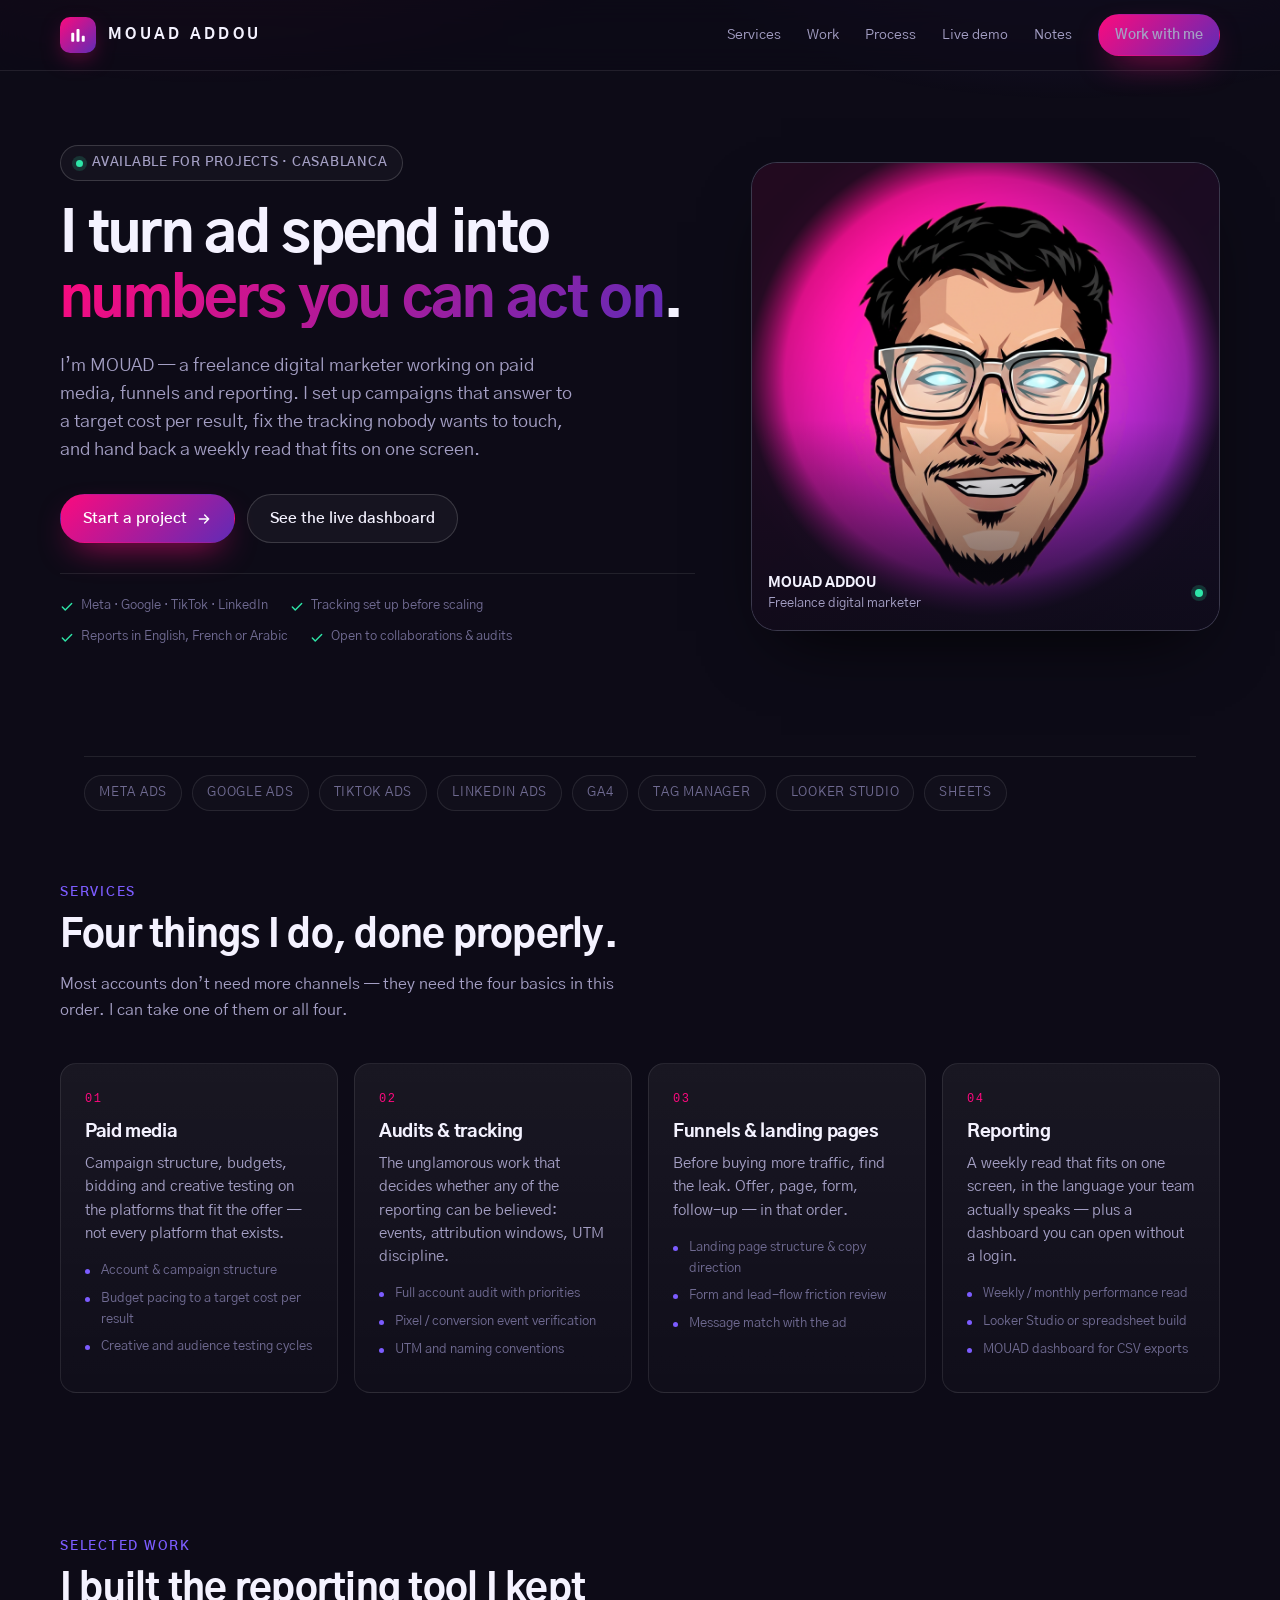
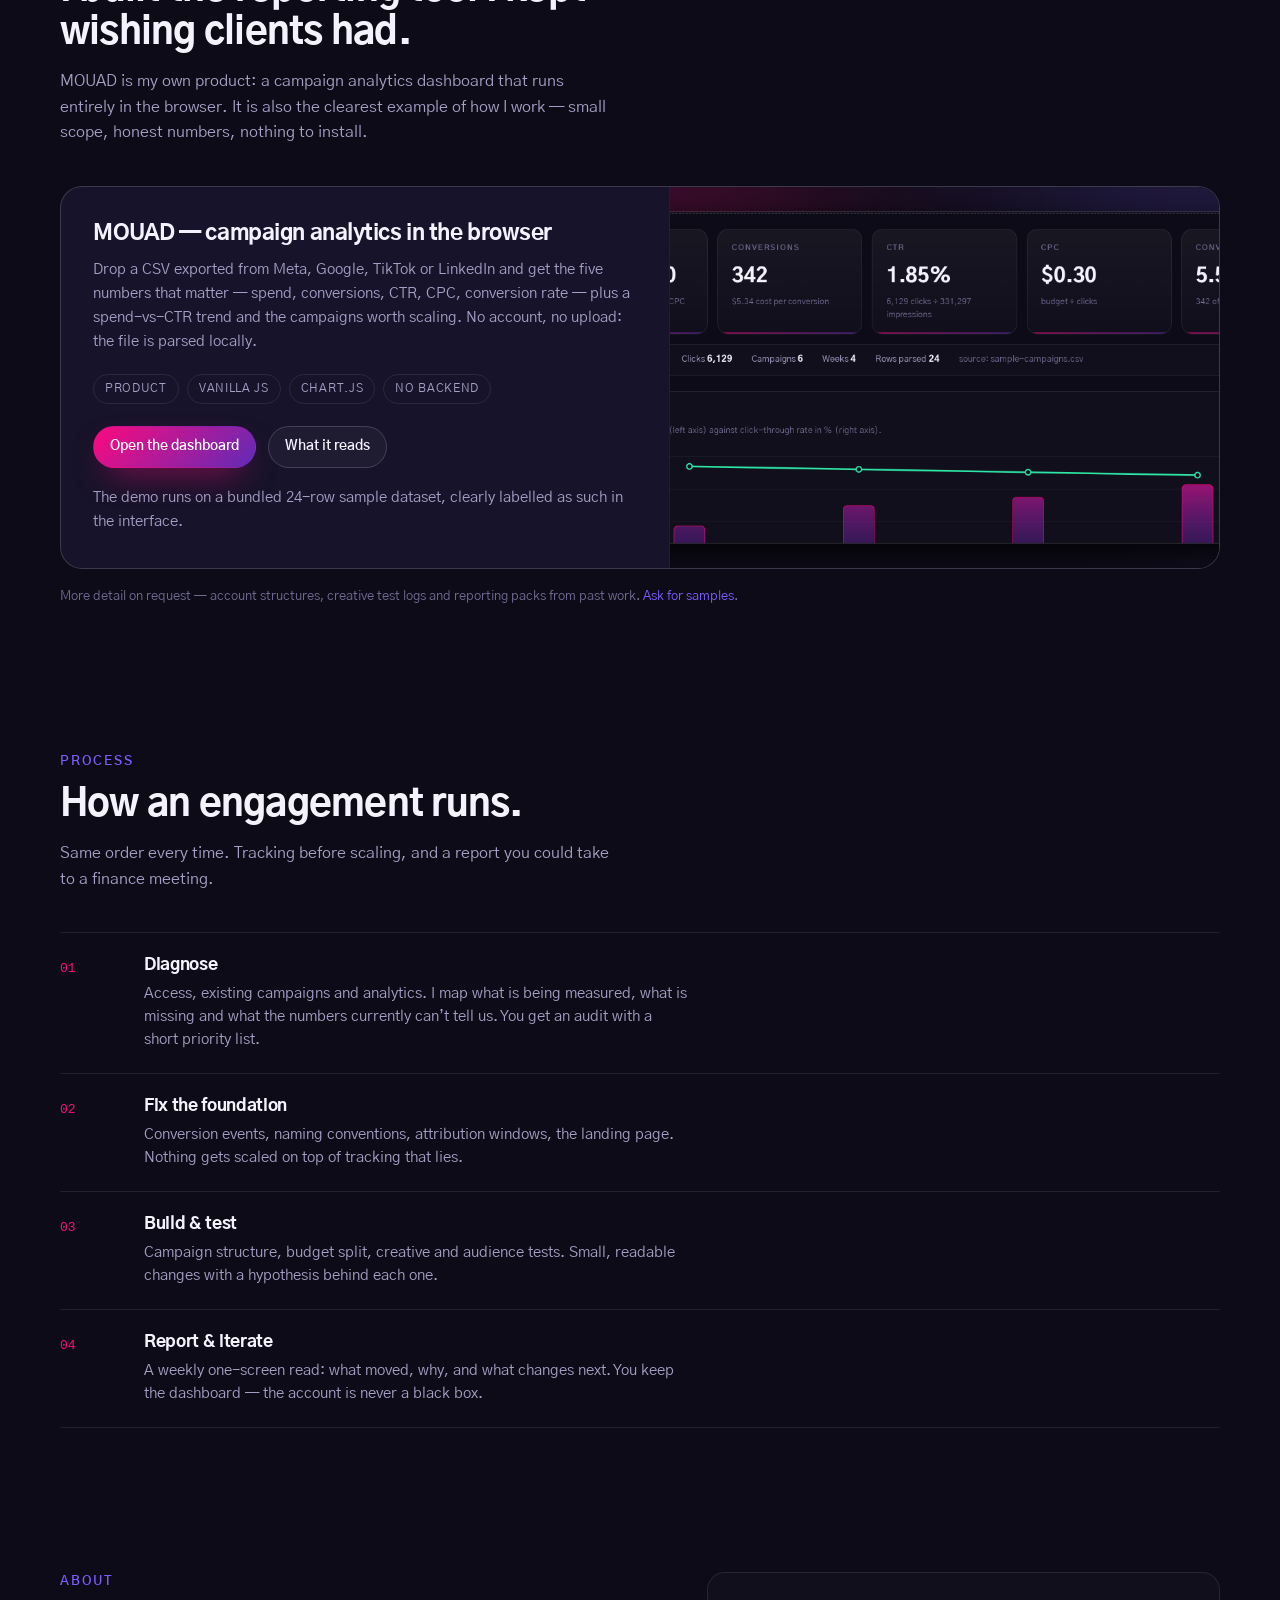
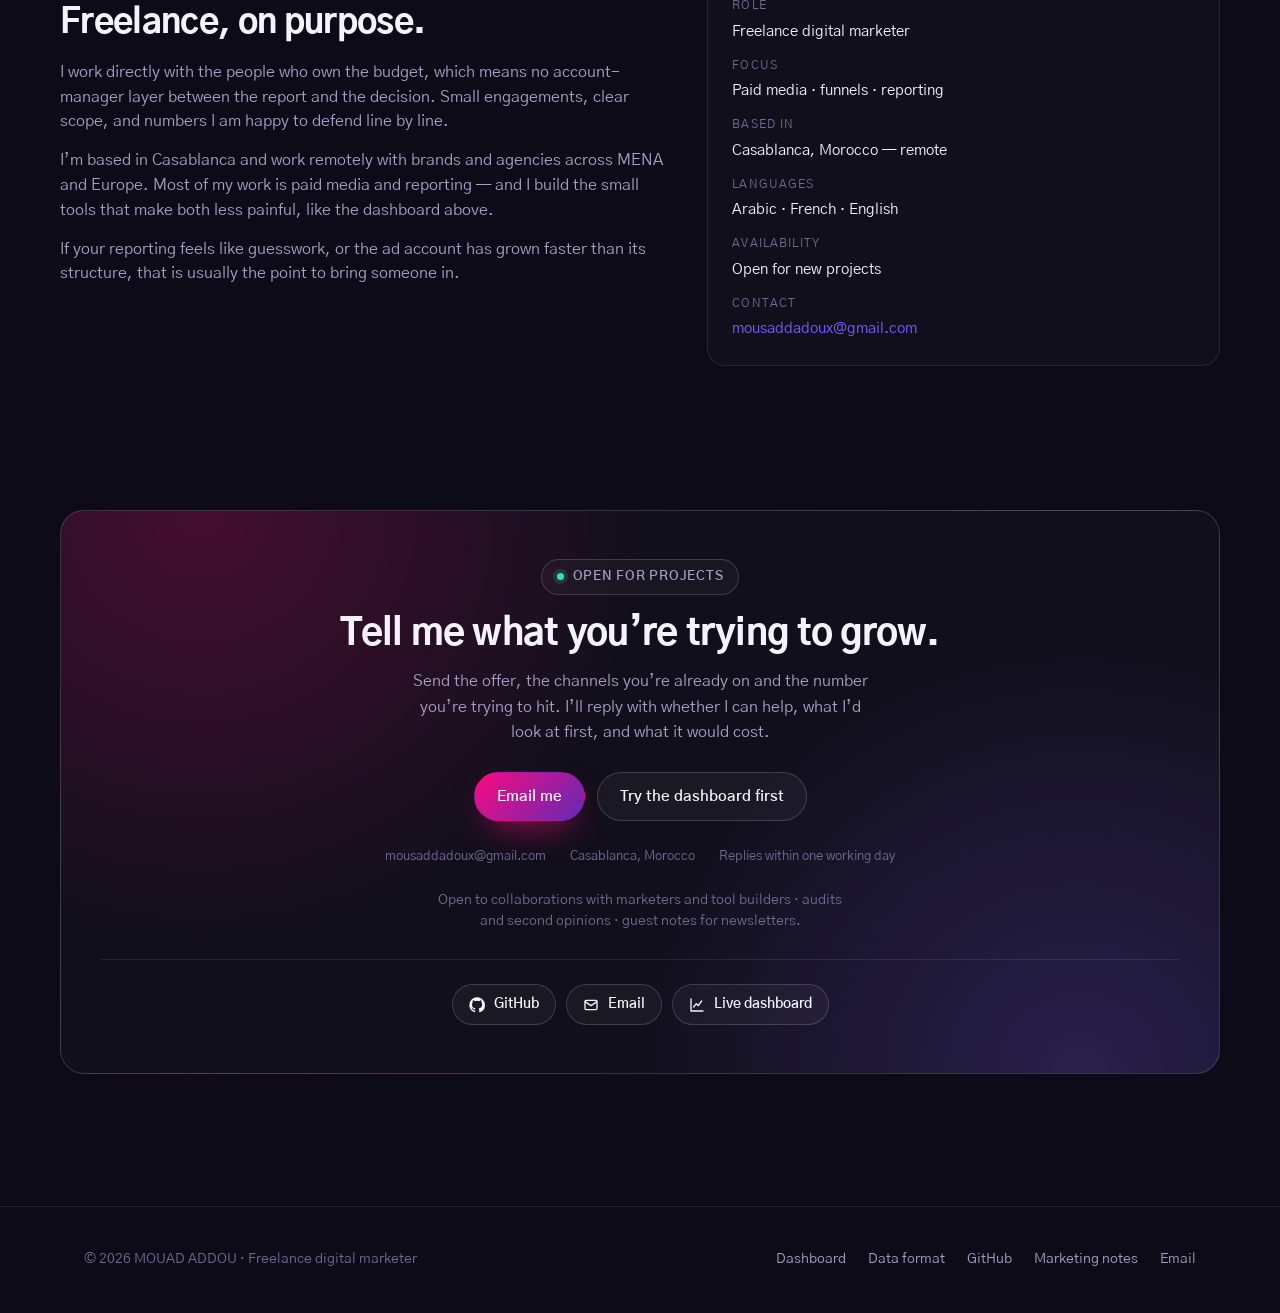
<file: index.html>
<!DOCTYPE html>
<html lang="en">
<head>
<meta charset="utf-8">
<meta name="viewport" content="width=device-width, initial-scale=1">
<title>MOUAD ADDOU — Freelance digital marketer · paid media & performance</title>
<meta name="keywords" content="freelance digital marketer, paid media, Google Ads, Meta Ads, TikTok Ads, LinkedIn Ads, performance marketing, conversion tracking, marketing analytics, Looker Studio, Casablanca, Morocco">
<meta name="author" content="MOUAD ADDOU">
<meta name="robots" content="index, follow">
<link rel="canonical" href="https://mouadaddoux-cpu.github.io/mouad-analytics/">
<meta name="description" content="Freelance digital marketer in Casablanca. Paid media on Meta, Google, TikTok and LinkedIn — plus the tracking and reporting that make the numbers trustworthy.">
<meta name="theme-color" content="#0d0b17">
<meta property="og:title" content="MOUAD ADDOU — Freelance digital marketer">
<meta property="og:description" content="Paid media, funnels and reporting. I turn ad spend into numbers you can act on.">
<meta property="og:type" content="website">
<meta property="og:image" content="assets/og.png">
<meta property="og:url" content="https://mouadaddoux-cpu.github.io/mouad-analytics/">
<meta name="twitter:card" content="summary_large_image">
<link rel="icon" href="assets/favicon.svg" type="image/svg+xml">
<link rel="stylesheet" href="css/styles.css">
<link rel="stylesheet" href="css/portfolio.css">
<script type="application/ld+json">
{
  "@context": "https://schema.org",
  "@type": "Person",
  "name": "MOUAD ADDOU",
  "jobTitle": "Freelance digital marketer",
  "email": "mailto:mousaddadoux@gmail.com",
  "url": "https://mouadaddoux-cpu.github.io/mouad-analytics/",
  "address": { "@type": "PostalAddress", "addressLocality": "Casablanca", "addressCountry": "MA" },
  "knowsAbout": ["paid media", "performance marketing", "Google Ads", "Meta Ads", "conversion tracking", "marketing reporting"]
}
</script>
</head>
<body>

<header class="nav">
  <div class="wrap nav-inner">
    <a class="logo" href="index.html" aria-label="MOUAD ADDOU — home">
      <span class="logo-mark" aria-hidden="true">
        <svg viewBox="0 0 24 24" fill="none"><g fill="#fff"><rect x="3" y="9" width="4" height="12" rx="1.2"/><rect x="10" y="4" width="4" height="17" rx="1.2"/><rect x="17" y="13" width="4" height="8" rx="1.2"/></g></svg>
      </span>
      <span class="logo-word">Mouad Addou</span>
    </a>
    <nav class="nav-links" aria-label="Main">
      <a href="#services">Services</a>
      <a href="#work">Work</a>
      <a href="#process">Process</a>
      <a href="dashboard.html">Live demo</a>
      <a href="https://github.com/mouadaddoux-cpu/marketing-notes">Notes</a>
      <a href="#contact" class="btn btn-primary btn-sm">Work with me</a>
    </nav>
  </div>
</header>

<main>

  <!-- ===================== hero ===================== -->
  <section class="wrap p-hero">
    <div>
      <span class="eyebrow"><i class="dot"></i>Available for projects · Casablanca</span>
      <h1>I turn ad spend into <span class="grad">numbers you can act on</span>.</h1>
      <p class="lede">
        I’m MOUAD — a freelance digital marketer working on paid media, funnels and reporting.
        I set up campaigns that answer to a target cost per result, fix the tracking nobody wants
        to touch, and hand back a weekly read that fits on one screen.
      </p>
      <div class="p-cta">
        <a class="btn btn-primary" href="mailto:mousaddadoux@gmail.com?subject=Project%20enquiry">
          Start a project
          <svg width="16" height="16" viewBox="0 0 24 24" fill="none" stroke="currentColor" stroke-width="2.2" stroke-linecap="round" stroke-linejoin="round" aria-hidden="true"><path d="M5 12h14M13 6l6 6-6 6"/></svg>
        </a>
        <a class="btn btn-ghost" href="dashboard.html">See the live dashboard</a>
      </div>
      <div class="p-facts">
        <span><svg viewBox="0 0 24 24" fill="none" stroke="currentColor" stroke-width="2.4" stroke-linecap="round" stroke-linejoin="round"><path d="M20 6 9 17l-5-5"/></svg>Meta · Google · TikTok · LinkedIn</span>
        <span><svg viewBox="0 0 24 24" fill="none" stroke="currentColor" stroke-width="2.4" stroke-linecap="round" stroke-linejoin="round"><path d="M20 6 9 17l-5-5"/></svg>Tracking set up before scaling</span>
        <span><svg viewBox="0 0 24 24" fill="none" stroke="currentColor" stroke-width="2.4" stroke-linecap="round" stroke-linejoin="round"><path d="M20 6 9 17l-5-5"/></svg>Reports in English, French or Arabic</span>
        <span><svg viewBox="0 0 24 24" fill="none" stroke="currentColor" stroke-width="2.4" stroke-linecap="round" stroke-linejoin="round"><path d="M20 6 9 17l-5-5"/></svg>Open to collaborations &amp; audits</span>
      </div>
    </div>

    <div class="p-portrait">
      <img src="assets/portrait.png" width="1024" height="1024" alt="Illustrated portrait of MOUAD ADDOU">
      <div class="p-portrait-tag">
        <div>
          <b>MOUAD ADDOU</b>
          <span>Freelance digital marketer</span>
        </div>
        <span class="dot-live" aria-hidden="true"></span>
      </div>
    </div>
  </section>

  <div class="wrap">
    <div class="channels" aria-label="Channels I work with">
      <span>Meta Ads</span>
      <span>Google Ads</span>
      <span>TikTok Ads</span>
      <span>LinkedIn Ads</span>
      <span>GA4</span>
      <span>Tag Manager</span>
      <span>Looker Studio</span>
      <span>Sheets</span>
    </div>
  </div>

  <!-- ===================== services ===================== -->
  <section class="wrap section" id="services">
    <div class="section-head">
      <span class="kicker">Services</span>
      <h2>Four things I do, done properly.</h2>
      <p>Most accounts don’t need more channels — they need the four basics in this order. I can take one of them or all four.</p>
    </div>

    <div class="svc">
      <article class="svc-card">
        <div class="svc-num">01</div>
        <h3>Paid media</h3>
        <p>Campaign structure, budgets, bidding and creative testing on the platforms that fit the offer — not every platform that exists.</p>
        <ul class="svc-list">
          <li>Account &amp; campaign structure</li>
          <li>Budget pacing to a target cost per result</li>
          <li>Creative and audience testing cycles</li>
        </ul>
      </article>

      <article class="svc-card">
        <div class="svc-num">02</div>
        <h3>Audits &amp; tracking</h3>
        <p>The unglamorous work that decides whether any of the reporting can be believed: events, attribution windows, UTM discipline.</p>
        <ul class="svc-list">
          <li>Full account audit with priorities</li>
          <li>Pixel / conversion event verification</li>
          <li>UTM and naming conventions</li>
        </ul>
      </article>

      <article class="svc-card">
        <div class="svc-num">03</div>
        <h3>Funnels &amp; landing pages</h3>
        <p>Before buying more traffic, find the leak. Offer, page, form, follow-up — in that order.</p>
        <ul class="svc-list">
          <li>Landing page structure &amp; copy direction</li>
          <li>Form and lead-flow friction review</li>
          <li>Message match with the ad</li>
        </ul>
      </article>

      <article class="svc-card">
        <div class="svc-num">04</div>
        <h3>Reporting</h3>
        <p>A weekly read that fits on one screen, in the language your team actually speaks — plus a dashboard you can open without a login.</p>
        <ul class="svc-list">
          <li>Weekly / monthly performance read</li>
          <li>Looker Studio or spreadsheet build</li>
          <li>MOUAD dashboard for CSV exports</li>
        </ul>
      </article>
    </div>
  </section>

  <!-- ===================== work ===================== -->
  <section class="wrap section" id="work">
    <div class="section-head">
      <span class="kicker">Selected work</span>
      <h2>I built the reporting tool I kept wishing clients had.</h2>
      <p>MOUAD is my own product: a campaign analytics dashboard that runs entirely in the browser. It is also the clearest example of how I work — small scope, honest numbers, nothing to install.</p>
    </div>

    <article class="work-card">
      <div class="work-body">
        <h3>MOUAD — campaign analytics in the browser</h3>
        <p>
          Drop a CSV exported from Meta, Google, TikTok or LinkedIn and get the five numbers that
          matter — spend, conversions, CTR, CPC, conversion rate — plus a spend-vs-CTR trend and the
          campaigns worth scaling. No account, no upload: the file is parsed locally.
        </p>
        <div class="work-meta">
          <span>Product</span>
          <span>Vanilla JS</span>
          <span>Chart.js</span>
          <span>No backend</span>
        </div>
        <div class="work-links">
          <a class="btn btn-primary btn-sm" href="dashboard.html">Open the dashboard</a>
          <a class="btn btn-ghost btn-sm" href="docs/data-format.html">What it reads</a>
        </div>
        <p class="note-inline">
          The demo runs on a bundled 24-row sample dataset, clearly labelled as such in the interface.
        </p>
      </div>
      <div class="work-shot">
        <img src="assets/screenshot-dashboard.png" width="1280" height="760" alt="MOUAD dashboard: KPI cards, spend versus CTR trend and a campaign table with flagged winners">
      </div>
    </article>

    <p class="note-inline">
      More detail on request — account structures, creative test logs and reporting packs from past work.
      <a href="mailto:mousaddadoux@gmail.com?subject=Work%20samples" style="color:var(--accent)">Ask for samples</a>.
    </p>
  </section>

  <!-- ===================== process ===================== -->
  <section class="wrap section" id="process">
    <div class="section-head">
      <span class="kicker">Process</span>
      <h2>How an engagement runs.</h2>
      <p>Same order every time. Tracking before scaling, and a report you could take to a finance meeting.</p>
    </div>

    <div class="process">
      <div class="process-step">
        <div>
          <h3>Diagnose</h3>
          <p>Access, existing campaigns and analytics. I map what is being measured, what is missing and what the numbers currently can’t tell us. You get an audit with a short priority list.</p>
        </div>
      </div>
      <div class="process-step">
        <div>
          <h3>Fix the foundation</h3>
          <p>Conversion events, naming conventions, attribution windows, the landing page. Nothing gets scaled on top of tracking that lies.</p>
        </div>
      </div>
      <div class="process-step">
        <div>
          <h3>Build &amp; test</h3>
          <p>Campaign structure, budget split, creative and audience tests. Small, readable changes with a hypothesis behind each one.</p>
        </div>
      </div>
      <div class="process-step">
        <div>
          <h3>Report &amp; iterate</h3>
          <p>A weekly one-screen read: what moved, why, and what changes next. You keep the dashboard — the account is never a black box.</p>
        </div>
      </div>
    </div>
  </section>

  <!-- ===================== about ===================== -->
  <section class="wrap section" id="about">
    <div class="about-grid">
      <div>
        <span class="kicker">About</span>
        <h2 style="font-size:clamp(1.5rem,3.2vw,2.1rem);margin-bottom:18px">Freelance, on purpose.</h2>
        <p>
          I work directly with the people who own the budget, which means no account-manager layer
          between the report and the decision. Small engagements, clear scope, and numbers I am happy
          to defend line by line.
        </p>
        <p>
          I’m based in Casablanca and work remotely with brands and agencies across MENA and Europe.
          Most of my work is paid media and reporting — and I build the small tools that make both
          less painful, like the dashboard above.
        </p>
        <p>
          If your reporting feels like guesswork, or the ad account has grown faster than its
          structure, that is usually the point to bring someone in.
        </p>
      </div>

      <aside class="about-card">
        <dl>
          <div>
            <dt>Role</dt>
            <dd>Freelance digital marketer</dd>
          </div>
          <div>
            <dt>Focus</dt>
            <dd>Paid media · funnels · reporting</dd>
          </div>
          <div>
            <dt>Based in</dt>
            <dd>Casablanca, Morocco — remote</dd>
          </div>
          <div>
            <dt>Languages</dt>
            <dd>Arabic · French · English</dd>
          </div>
          <div>
            <dt>Availability</dt>
            <dd>Open for new projects</dd>
          </div>
          <div>
            <dt>Contact</dt>
            <dd><a href="mailto:mousaddadoux@gmail.com">mousaddadoux@gmail.com</a></dd>
          </div>
        </dl>
      </aside>
    </div>
  </section>

  <!-- ===================== contact ===================== -->
  <section class="wrap section" id="contact">
    <div class="contact">
      <span class="eyebrow" style="margin-bottom:18px"><i class="dot"></i>Open for projects</span>
      <h2>Tell me what you’re trying to grow.</h2>
      <p>
        Send the offer, the channels you’re already on and the number you’re trying to hit.
        I’ll reply with whether I can help, what I’d look at first, and what it would cost.
      </p>
      <div class="contact-actions">
        <a class="btn btn-primary" href="mailto:mousaddadoux@gmail.com?subject=Project%20enquiry">Email me</a>
        <a class="btn btn-ghost" href="dashboard.html">Try the dashboard first</a>
      </div>
      <div class="contact-meta">
        <span>mousaddadoux@gmail.com</span>
        <span>Casablanca, Morocco</span>
        <span>Replies within one working day</span>
      </div>

      <p style="margin-top:22px;color:var(--dim);font-size:13.5px">
        Open to collaborations with marketers and tool builders · audits and second opinions ·
        guest notes for newsletters.
      </p>

      <div class="connect" aria-label="Find me elsewhere">
        <a class="connect-link" href="https://github.com/mouadaddoux-cpu" rel="me">
          <svg viewBox="0 0 24 24" fill="currentColor" aria-hidden="true"><path d="M12 .5A11.5 11.5 0 0 0 .5 12c0 5.1 3.3 9.4 7.9 10.9.6.1.8-.2.8-.6v-2.2c-3.2.7-3.9-1.4-3.9-1.4-.5-1.3-1.3-1.7-1.3-1.7-1-.7.1-.7.1-.7 1.1.1 1.7 1.1 1.7 1.1 1 1.7 2.6 1.2 3.3.9.1-.7.4-1.2.7-1.5-2.6-.3-5.3-1.3-5.3-5.7 0-1.3.5-2.3 1.2-3.1-.1-.3-.5-1.5.1-3 0 0 1-.3 3.3 1.2a11.5 11.5 0 0 1 6 0c2.3-1.5 3.3-1.2 3.3-1.2.6 1.5.2 2.7.1 3 .8.8 1.2 1.8 1.2 3.1 0 4.4-2.7 5.4-5.3 5.7.4.4.8 1.1.8 2.2v3.3c0 .4.2.7.8.6A11.5 11.5 0 0 0 24 12A11.5 11.5 0 0 0 12 .5z"/></svg>
          GitHub
        </a>
        <a class="connect-link" href="mailto:mousaddadoux@gmail.com">
          <svg viewBox="0 0 24 24" fill="none" stroke="currentColor" stroke-width="2" stroke-linecap="round" stroke-linejoin="round" aria-hidden="true"><rect x="3" y="5" width="18" height="14" rx="2"/><path d="m3 7 9 6 9-6"/></svg>
          Email
        </a>
        <a class="connect-link" href="dashboard.html">
          <svg viewBox="0 0 24 24" fill="none" stroke="currentColor" stroke-width="2" stroke-linecap="round" stroke-linejoin="round" aria-hidden="true"><path d="M3 3v18h18"/><path d="M7 15l4-5 3 3 5-7"/></svg>
          Live dashboard
        </a>
      </div>
    </div>
  </section>

</main>

<footer class="footer">
  <div class="wrap footer-inner">
    <span>© <span id="year">2026</span> MOUAD ADDOU · Freelance digital marketer</span>
    <nav class="footer-links" aria-label="Footer">
      <a href="dashboard.html">Dashboard</a>
      <a href="docs/data-format.html">Data format</a>
      <a href="https://github.com/mouadaddoux-cpu">GitHub</a>
      <a href="https://github.com/mouadaddoux-cpu/marketing-notes">Marketing notes</a>
      <a href="mailto:mousaddadoux@gmail.com">Email</a>
    </nav>
  </div>
</footer>

<script>
  document.getElementById('year').textContent = new Date().getFullYear();
  // smooth anchor offset for the sticky header
  document.querySelectorAll('a[href^="#"]').forEach(function (a) {
    a.addEventListener('click', function (e) {
      var el = document.querySelector(a.getAttribute('href'));
      if (!el) return;
      e.preventDefault();
      var y = el.getBoundingClientRect().top + window.scrollY - 74;
      window.scrollTo({ top: y, behavior: 'smooth' });
    });
  });
</script>
</body>
</html>
</file>
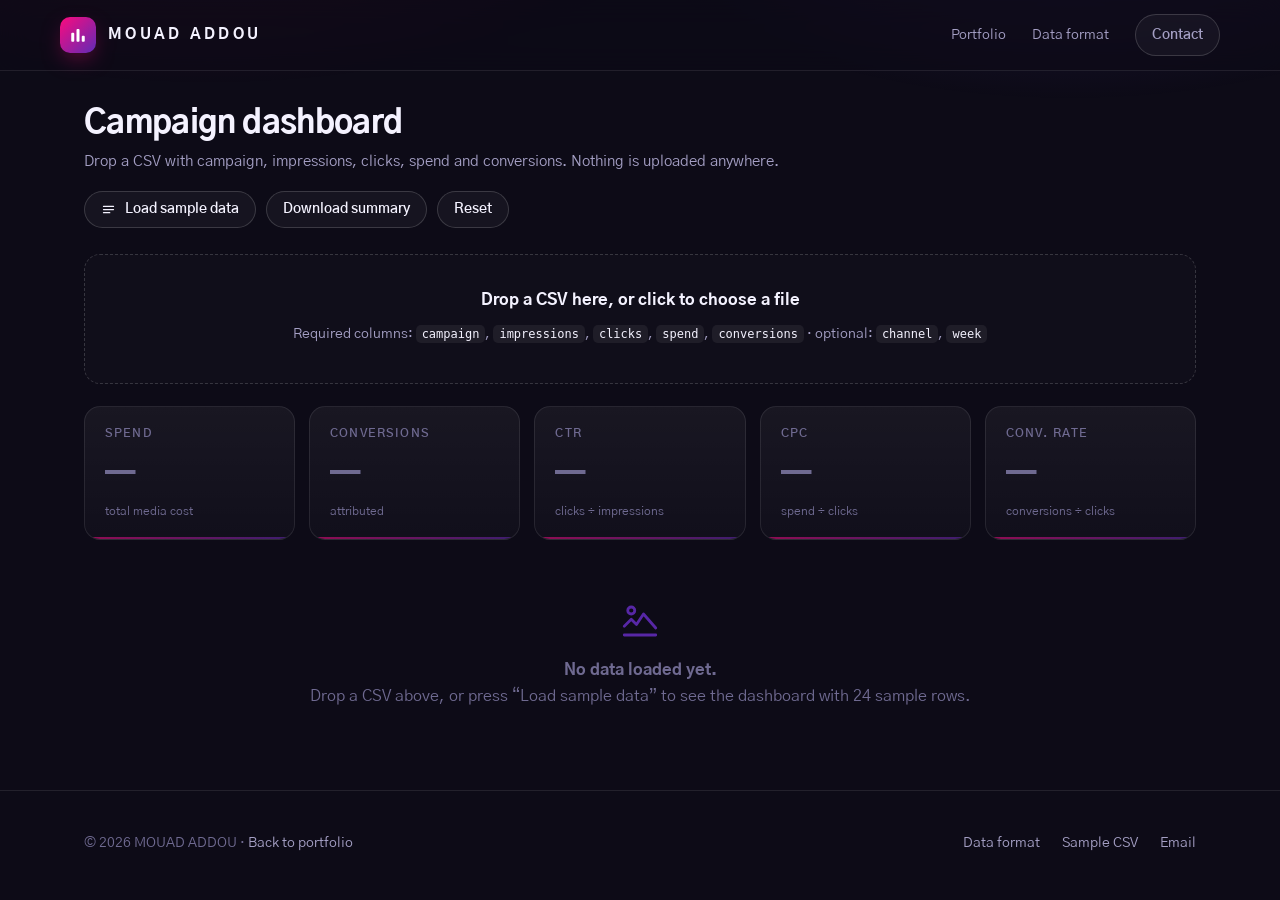
<file: dashboard.html>
<!DOCTYPE html>
<html lang="en">
<head>
<meta charset="utf-8">
<meta name="viewport" content="width=device-width, initial-scale=1">
<title>Dashboard — MOUAD</title>
<meta name="description" content="Drop a campaign CSV and read spend, CTR, CPC, conversions and flagged winners. All local, no backend.">
<meta name="theme-color" content="#0d0b17">
<meta property="og:title" content="MOUAD dashboard">
<meta property="og:image" content="assets/social-preview.png">
<meta property="og:url" content="https://mouadaddoux-cpu.github.io/mouad-analytics/dashboard.html">
<link rel="icon" href="assets/favicon.svg" type="image/svg+xml">
<link rel="stylesheet" href="css/styles.css">
</head>
<body>

<header class="nav">
  <div class="wrap nav-inner">
    <a class="logo" href="index.html" aria-label="MOUAD home">
      <span class="logo-mark" aria-hidden="true">
        <svg viewBox="0 0 24 24" fill="none"><g fill="#fff"><rect x="3" y="9" width="4" height="12" rx="1.2"/><rect x="10" y="4" width="4" height="17" rx="1.2"/><rect x="17" y="13" width="4" height="8" rx="1.2"/></g></svg>
      </span>
      <span class="logo-word">Mouad Addou</span>
    </a>
    <nav class="nav-links" aria-label="Main">
      <a href="index.html">Portfolio</a>
      <a href="docs/data-format.html">Data format</a>
      <a href="mailto:mousaddadoux@gmail.com" class="btn btn-ghost btn-sm">Contact</a>
    </nav>
  </div>
</header>

<main class="wrap" id="app">

  <div class="app-head">
    <div>
      <h1>Campaign dashboard</h1>
      <p>Drop a CSV with campaign, impressions, clicks, spend and conversions. Nothing is uploaded anywhere.</p>
    </div>
    <div class="app-actions">
      <button class="btn btn-ghost btn-sm" id="btn-sample" type="button">
        <svg width="15" height="15" viewBox="0 0 24 24" fill="none" stroke="currentColor" stroke-width="2" stroke-linecap="round" stroke-linejoin="round" aria-hidden="true"><path d="M4 7h16M4 12h16M4 17h10"/></svg>
        Load sample data
      </button>
      <button class="btn btn-ghost btn-sm" id="btn-export" type="button" disabled>Download summary</button>
      <button class="btn btn-ghost btn-sm" id="btn-reset" type="button" disabled>Reset</button>
    </div>
  </div>

  <div class="notice" id="notice-error" role="alert"></div>
  <div class="notice" id="notice-ok" role="status"></div>

  <div class="dz-wrap" id="dz-wrap">
    <label class="dropzone" id="dropzone" for="file-input" tabindex="0">
      <strong>Drop a CSV here, or click to choose a file</strong>
      <span>Required columns: <code>campaign</code>, <code>impressions</code>, <code>clicks</code>, <code>spend</code>, <code>conversions</code>
        · optional: <code>channel</code>, <code>week</code></span>
      <input type="file" id="file-input" accept=".csv,text/csv,text/plain" class="sr-only">
    </label>
  </div>

  <!-- KPI row -->
  <section class="kpis" aria-label="Key metrics">
    <div class="kpi">
      <div class="kpi-label">Spend</div>
      <div class="kpi-value is-empty" id="kpi-spend" data-kpi="spend">—</div>
      <div class="kpi-foot" id="kpi-spend-foot">total media cost</div>
    </div>
    <div class="kpi">
      <div class="kpi-label">Conversions</div>
      <div class="kpi-value is-empty" id="kpi-conversions" data-kpi="conversions">—</div>
      <div class="kpi-foot" id="kpi-conversions-foot">attributed</div>
    </div>
    <div class="kpi">
      <div class="kpi-label">CTR</div>
      <div class="kpi-value is-empty" id="kpi-ctr" data-kpi="ctr">—</div>
      <div class="kpi-foot" id="kpi-ctr-foot">clicks ÷ impressions</div>
    </div>
    <div class="kpi">
      <div class="kpi-label">CPC</div>
      <div class="kpi-value is-empty" id="kpi-cpc" data-kpi="cpc">—</div>
      <div class="kpi-foot" id="kpi-cpc-foot">spend ÷ clicks</div>
    </div>
    <div class="kpi">
      <div class="kpi-label">Conv. rate</div>
      <div class="kpi-value is-empty" id="kpi-cvr" data-kpi="cvr">—</div>
      <div class="kpi-foot" id="kpi-cvr-foot">conversions ÷ clicks</div>
    </div>
  </section>

  <div class="strip" id="strip" hidden>
    <span>Impressions <b id="stat-impressions">—</b></span>
    <span>Clicks <b id="stat-clicks">—</b></span>
    <span>Campaigns <b id="stat-campaigns">—</b></span>
    <span>Weeks <b id="stat-weeks">—</b></span>
    <span>Rows parsed <b id="stat-rows">—</b></span>
    <span id="stat-source" style="color:var(--dim)"></span>
  </div>

  <section class="panel" id="chart-panel" hidden>
    <div class="panel-head">
      <div>
        <h2>Spend vs CTR</h2>
        <p>Weekly budget in bars (left axis) against click-through rate in % (right axis).</p>
      </div>
      <div class="legend" aria-hidden="true">
        <span><i style="background:linear-gradient(135deg,#fc0a7e,#602bb6)"></i>Spend</span>
        <span><i style="background:#2ee6a8"></i>CTR</span>
      </div>
    </div>
    <div class="chart-box">
      <canvas id="trend-chart" aria-label="Spend and CTR trend by week" role="img"></canvas>
    </div>
  </section>

  <section class="panel" id="winners-panel" hidden>
    <div class="panel-head">
      <div>
        <h2>Flagged winners</h2>
        <p>CTR at least 1.5× the account average, with 100+ clicks to make it mean something.</p>
      </div>
      <span class="badge badge-win" id="winners-count">0</span>
    </div>
    <div class="winners" id="winners-list"></div>
    <p class="empty-hint" id="winners-empty" hidden>No campaign clears the threshold on this dataset.</p>
  </section>

  <section class="panel" id="table-panel" hidden>
    <div class="panel-head">
      <div>
        <h2>Campaigns</h2>
        <p id="table-sub">Sorted by spend. Winners are marked on the left edge.</p>
      </div>
      <div class="seg" role="tablist" aria-label="Table view">
        <button class="seg-btn is-active" id="tab-agg" role="tab" aria-selected="true" type="button">Campaigns</button>
        <button class="seg-btn" id="tab-raw" role="tab" aria-selected="false" type="button">Raw rows</button>
      </div>
    </div>

    <div id="view-agg">
      <div class="table-wrap">
        <table>
          <thead>
            <tr>
              <th scope="col">Campaign</th>
              <th scope="col">Impressions</th>
              <th scope="col">Clicks</th>
              <th scope="col">Spend</th>
              <th scope="col">CTR</th>
              <th scope="col">CPC</th>
              <th scope="col">Conv.</th>
              <th scope="col">Conv. rate</th>
              <th scope="col">Status</th>
            </tr>
          </thead>
          <tbody id="table-body"></tbody>
        </table>
      </div>
    </div>

    <div id="view-raw" hidden>
      <div class="table-wrap">
        <table>
          <thead>
            <tr>
              <th scope="col">Campaign</th>
              <th scope="col">Channel</th>
              <th scope="col">Week</th>
              <th scope="col">Impressions</th>
              <th scope="col">Clicks</th>
              <th scope="col">Spend</th>
              <th scope="col">Conversions</th>
            </tr>
          </thead>
          <tbody id="raw-body"></tbody>
        </table>
      </div>
    </div>
  </section>

  <section class="empty-state" id="empty-state">
    <svg viewBox="0 0 24 24" fill="none" stroke="currentColor" stroke-width="1.6" stroke-linecap="round" stroke-linejoin="round" aria-hidden="true">
      <path d="M3 15l4-4 3 3 4-6 7 8"/><path d="M3 20h18"/><circle cx="7" cy="6" r="2"/>
    </svg>
    <p><strong>No data loaded yet.</strong><br>Drop a CSV above, or press “Load sample data” to see the dashboard with 24 sample rows.</p>
  </section>

</main>

<footer class="footer">
  <div class="wrap footer-inner">
    <span>© <span id="year">2026</span> MOUAD ADDOU · <a href="index.html">Back to portfolio</a></span>
    <nav class="footer-links" aria-label="Footer">
      <a href="docs/data-format.html">Data format</a>
      <a href="sample-campaigns.csv">Sample CSV</a>
      <a href="mailto:mousaddadoux@gmail.com">Email</a>
    </nav>
  </div>
</footer>

<script src="js/vendor/chart.umd.js"></script>
<script src="js/sample-data.js"></script>
<script src="js/app.js"></script>
<script>document.getElementById('year').textContent = new Date().getFullYear();</script>
</body>
</html>
</file>
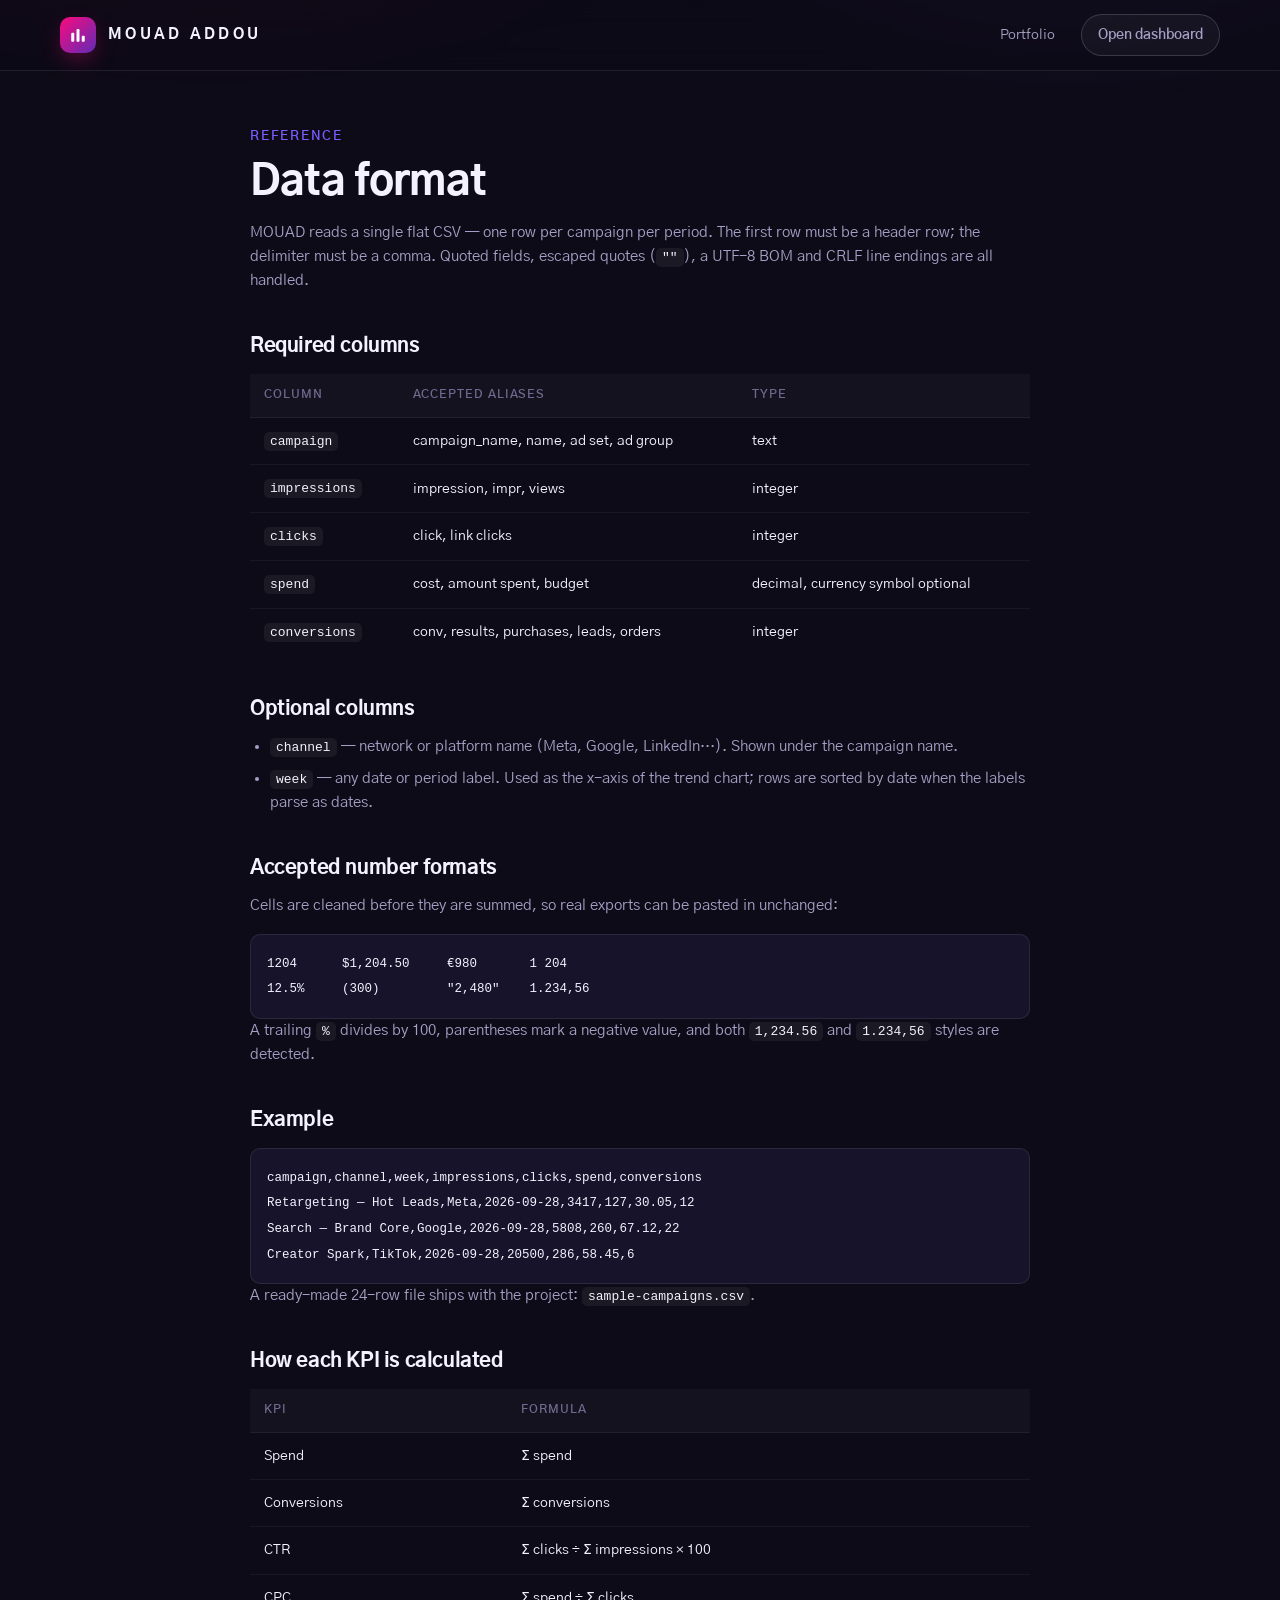
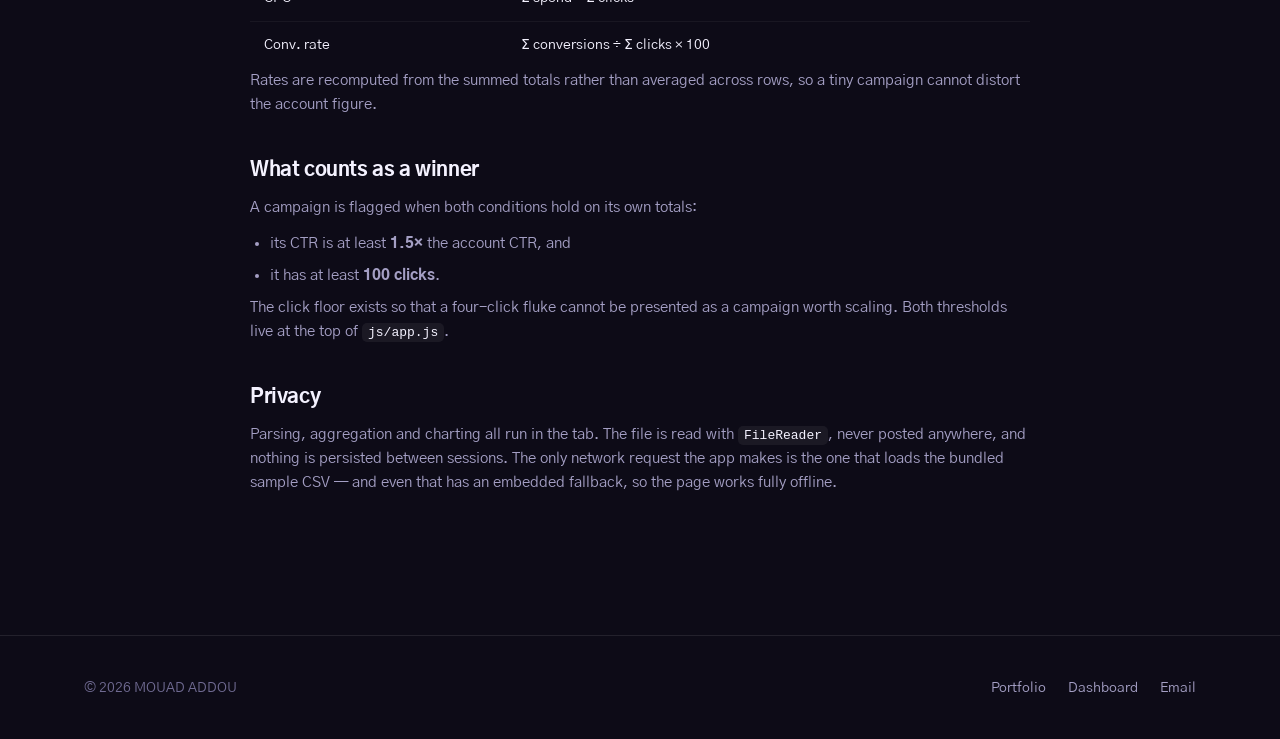
<file: docs/data-format.html>
<!DOCTYPE html>
<html lang="en">
<head>
<meta charset="utf-8">
<meta name="viewport" content="width=device-width, initial-scale=1">
<title>Data format — MOUAD</title>
<meta name="description" content="The CSV columns MOUAD reads, the aliases it accepts, and how each KPI is calculated.">
<meta name="theme-color" content="#0d0b17">
<link rel="icon" href="../assets/favicon.svg" type="image/svg+xml">
<link rel="stylesheet" href="../css/styles.css">
<style>
  .doc { max-width: 780px; padding: 56px 0 80px; }
  .doc h1 { font-size: clamp(1.9rem, 4vw, 2.6rem); margin-bottom: 14px; }
  .doc h2 { font-size: 1.25rem; margin: 42px 0 14px; }
  .doc p, .doc li { color: var(--muted); font-size: 15px; }
  .doc p + p { margin-top: 12px; }
  .doc ul { margin: 12px 0 0; padding-left: 20px; }
  .doc li { margin-bottom: 8px; }
  .doc code { font-family: var(--mono); font-size: 13px; background: rgba(255,255,255,0.06); padding: 2px 6px; border-radius: 5px; color: var(--text); }
  .doc pre { background: var(--surface); border: 1px solid var(--line); border-radius: var(--radius-sm); padding: 16px; overflow-x: auto; margin: 16px 0 0; }
  .doc pre code { background: none; padding: 0; font-size: 12.5px; line-height: 1.7; }
  .doc table { margin-top: 16px; min-width: 0; font-size: 14px; }
  .doc thead th, .doc tbody td { text-align: left; }
</style>
</head>
<body>

<header class="nav">
  <div class="wrap nav-inner">
    <a class="logo" href="../index.html" aria-label="MOUAD home">
      <span class="logo-mark" aria-hidden="true">
        <svg viewBox="0 0 24 24" fill="none"><g fill="#fff"><rect x="3" y="9" width="4" height="12" rx="1.2"/><rect x="10" y="4" width="4" height="17" rx="1.2"/><rect x="17" y="13" width="4" height="8" rx="1.2"/></g></svg>
      </span>
      <span class="logo-word">Mouad Addou</span>
    </a>
    <nav class="nav-links" aria-label="Main">
      <a href="../index.html">Portfolio</a>
      <a href="../dashboard.html" class="btn btn-ghost btn-sm">Open dashboard</a>
    </nav>
  </div>
</header>

<main class="wrap doc">
  <span class="kicker">Reference</span>
  <h1>Data format</h1>
  <p>MOUAD reads a single flat CSV — one row per campaign per period. The first row must be a header row; the delimiter must be a comma. Quoted fields, escaped quotes (<code>""</code>), a UTF-8 BOM and CRLF line endings are all handled.</p>

  <h2>Required columns</h2>
  <table>
    <thead><tr><th>Column</th><th>Accepted aliases</th><th>Type</th></tr></thead>
    <tbody>
      <tr><td><code>campaign</code></td><td>campaign_name, name, ad set, ad group</td><td>text</td></tr>
      <tr><td><code>impressions</code></td><td>impression, impr, views</td><td>integer</td></tr>
      <tr><td><code>clicks</code></td><td>click, link clicks</td><td>integer</td></tr>
      <tr><td><code>spend</code></td><td>cost, amount spent, budget</td><td>decimal, currency symbol optional</td></tr>
      <tr><td><code>conversions</code></td><td>conv, results, purchases, leads, orders</td><td>integer</td></tr>
    </tbody>
  </table>

  <h2>Optional columns</h2>
  <ul>
    <li><code>channel</code> — network or platform name (Meta, Google, LinkedIn…). Shown under the campaign name.</li>
    <li><code>week</code> — any date or period label. Used as the x-axis of the trend chart; rows are sorted by date when the labels parse as dates.</li>
  </ul>

  <h2>Accepted number formats</h2>
  <p>Cells are cleaned before they are summed, so real exports can be pasted in unchanged:</p>
  <pre><code>1204      $1,204.50     €980       1 204
12.5%     (300)         "2,480"    1.234,56</code></pre>
  <p>A trailing <code>%</code> divides by 100, parentheses mark a negative value, and both <code>1,234.56</code> and <code>1.234,56</code> styles are detected.</p>

  <h2>Example</h2>
  <pre><code>campaign,channel,week,impressions,clicks,spend,conversions
Retargeting — Hot Leads,Meta,2026-09-28,3417,127,30.05,12
Search — Brand Core,Google,2026-09-28,5808,260,67.12,22
Creator Spark,TikTok,2026-09-28,20500,286,58.45,6</code></pre>
  <p>A ready-made 24-row file ships with the project: <a href="../sample-campaigns.csv"><code>sample-campaigns.csv</code></a>.</p>

  <h2>How each KPI is calculated</h2>
  <table>
    <thead><tr><th>KPI</th><th>Formula</th></tr></thead>
    <tbody>
      <tr><td>Spend</td><td>Σ spend</td></tr>
      <tr><td>Conversions</td><td>Σ conversions</td></tr>
      <tr><td>CTR</td><td>Σ clicks ÷ Σ impressions × 100</td></tr>
      <tr><td>CPC</td><td>Σ spend ÷ Σ clicks</td></tr>
      <tr><td>Conv. rate</td><td>Σ conversions ÷ Σ clicks × 100</td></tr>
    </tbody>
  </table>
  <p>Rates are recomputed from the summed totals rather than averaged across rows, so a tiny campaign cannot distort the account figure.</p>

  <h2>What counts as a winner</h2>
  <p>A campaign is flagged when both conditions hold on its own totals:</p>
  <ul>
    <li>its CTR is at least <strong>1.5×</strong> the account CTR, and</li>
    <li>it has at least <strong>100 clicks</strong>.</li>
  </ul>
  <p>The click floor exists so that a four-click fluke cannot be presented as a campaign worth scaling. Both thresholds live at the top of <code>js/app.js</code>.</p>

  <h2>Privacy</h2>
  <p>Parsing, aggregation and charting all run in the tab. The file is read with <code>FileReader</code>, never posted anywhere, and nothing is persisted between sessions. The only network request the app makes is the one that loads the bundled sample CSV — and even that has an embedded fallback, so the page works fully offline.</p>
</main>

<footer class="footer">
  <div class="wrap footer-inner">
    <span>© <span id="year">2026</span> MOUAD ADDOU</span>
    <nav class="footer-links" aria-label="Footer">
      <a href="../index.html">Portfolio</a>
      <a href="../dashboard.html">Dashboard</a>
      <a href="mailto:mousaddadoux@gmail.com">Email</a>
    </nav>
  </div>
</footer>
<script>document.getElementById('year').textContent = new Date().getFullYear();</script>
</body>
</html>
</file>
<file: css/styles.css>
/* ============================================================
   MOUAD — design system
   bg #0d0b17 · gradient #fc0a7e → #602bb6 · accent #7c5cff
   success #2ee6a8 · typeface Gothic A1
   ============================================================ */

@font-face {
  font-family: 'Gothic A1';
  font-style: normal;
  font-weight: 400;
  font-display: swap;
  src: url('../fonts/gothic-a1-400.woff2') format('woff2');
}
@font-face {
  font-family: 'Gothic A1';
  font-style: normal;
  font-weight: 600;
  font-display: swap;
  src: url('../fonts/gothic-a1-600.woff2') format('woff2');
}
@font-face {
  font-family: 'Gothic A1';
  font-style: normal;
  font-weight: 800;
  font-display: swap;
  src: url('../fonts/gothic-a1-800.woff2') format('woff2');
}

:root {
  --bg: #0d0b17;
  --bg-soft: #12101f;
  --surface: #16132a;
  --surface-2: #1c1833;
  --line: rgba(255, 255, 255, 0.09);
  --line-strong: rgba(255, 255, 255, 0.16);
  --text: #f4f2ff;
  --muted: #a49fc4;
  --dim: #6f6a91;
  --pink: #fc0a7e;
  --violet: #602bb6;
  --accent: #7c5cff;
  --success: #2ee6a8;
  --warn: #ffb347;
  --grad: linear-gradient(135deg, #fc0a7e 0%, #602bb6 100%);
  --radius: 16px;
  --radius-sm: 10px;
  --shadow: 0 24px 60px -24px rgba(0, 0, 0, 0.9);
  --font: 'Gothic A1', system-ui, -apple-system, 'Segoe UI', Roboto, sans-serif;
  --mono: ui-monospace, SFMono-Regular, 'SF Mono', Menlo, Consolas, monospace;
}

* { box-sizing: border-box; }

html { scroll-behavior: smooth; }

body {
  margin: 0;
  background: var(--bg);
  color: var(--text);
  font-family: var(--font);
  font-size: 16px;
  line-height: 1.6;
  -webkit-font-smoothing: antialiased;
  overflow-x: hidden;
}

/* ambient light */
body::before {
  content: '';
  position: fixed;
  inset: -20% -10% auto -10%;
  height: 70vh;
  background:
    radial-gradient(50% 60% at 22% 0%, rgba(252, 10, 126, 0.22), transparent 70%),
    radial-gradient(45% 55% at 78% 6%, rgba(124, 92, 255, 0.20), transparent 70%);
  pointer-events: none;
  z-index: 0;
}

img, svg, video { max-width: 100%; display: block; }

a { color: var(--text); text-decoration: none; }
a:hover { color: #fff; }

h1, h2, h3, h4 { margin: 0; line-height: 1.15; letter-spacing: -0.02em; font-weight: 800; }
p { margin: 0; }

::selection { background: rgba(252, 10, 126, 0.45); color: #fff; }

:focus-visible {
  outline: 2px solid var(--accent);
  outline-offset: 3px;
  border-radius: 6px;
}

/* ---------- layout ---------- */
.wrap {
  width: 100%;
  max-width: 1160px;
  margin: 0 auto;
  padding: 0 24px;
  position: relative;
  z-index: 1;
}

/* ---------- logo ---------- */
.logo { display: inline-flex; align-items: center; gap: 12px; }
.logo-mark {
  width: 36px; height: 36px;
  border-radius: 10px;
  background: var(--grad);
  display: grid;
  place-items: center;
  box-shadow: 0 8px 24px -8px rgba(252, 10, 126, 0.7);
  flex: none;
}
.logo-mark svg { width: 18px; height: 18px; }
.logo-word {
  font-weight: 800;
  letter-spacing: 0.22em;
  font-size: 15px;
  text-transform: uppercase;
}

/* ---------- buttons ---------- */
.btn {
  display: inline-flex;
  align-items: center;
  justify-content: center;
  gap: 9px;
  padding: 12px 22px;
  border-radius: 999px;
  border: 1px solid transparent;
  font-family: inherit;
  font-size: 14.5px;
  font-weight: 600;
  cursor: pointer;
  transition: transform 0.18s ease, box-shadow 0.18s ease, background 0.18s ease, border-color 0.18s ease;
  white-space: nowrap;
}
.btn-primary {
  background: var(--grad);
  color: #fff;
  box-shadow: 0 14px 34px -14px rgba(252, 10, 126, 0.85);
}
.btn-primary:hover { transform: translateY(-2px); box-shadow: 0 20px 40px -14px rgba(252, 10, 126, 0.95); color: #fff; }
.btn-ghost {
  background: rgba(255, 255, 255, 0.04);
  border-color: var(--line-strong);
  color: var(--text);
}
.btn-ghost:hover { background: rgba(255, 255, 255, 0.09); border-color: rgba(255, 255, 255, 0.3); }
.btn-sm { padding: 9px 16px; font-size: 13.5px; }
.btn[aria-disabled='true'] { opacity: 0.4; pointer-events: none; }

/* ---------- nav ---------- */
.nav {
  position: sticky;
  top: 0;
  z-index: 50;
  backdrop-filter: blur(14px);
  background: rgba(13, 11, 23, 0.72);
  border-bottom: 1px solid var(--line);
}
.nav-inner {
  display: flex;
  align-items: center;
  justify-content: space-between;
  gap: 20px;
  padding: 14px 0;
}
.nav-links { display: flex; align-items: center; gap: 26px; }
.nav-links a {
  font-size: 14px;
  color: var(--muted);
  transition: color 0.15s ease;
}
.nav-links a:hover { color: var(--text); }
@media (max-width: 720px) { .nav-links a:not(.btn) { display: none; } }

/* ---------- hero ---------- */
.hero { padding: 96px 0 72px; position: relative; }
.eyebrow {
  display: inline-flex;
  align-items: center;
  gap: 9px;
  padding: 7px 15px;
  border-radius: 999px;
  border: 1px solid var(--line-strong);
  background: rgba(255, 255, 255, 0.03);
  color: var(--muted);
  font-size: 12.5px;
  letter-spacing: 0.06em;
  text-transform: uppercase;
  font-weight: 600;
}
.eyebrow .dot {
  width: 7px; height: 7px; border-radius: 50%;
  background: var(--success);
  box-shadow: 0 0 0 4px rgba(46, 230, 168, 0.16);
}
.hero h1 {
  font-size: clamp(2.4rem, 6vw, 4.15rem);
  margin: 26px 0 0;
  max-width: 17ch;
}
.hero h1 .grad {
  background: var(--grad);
  -webkit-background-clip: text;
  background-clip: text;
  color: transparent;
}
.hero-sub {
  margin-top: 22px;
  max-width: 56ch;
  color: var(--muted);
  font-size: 17.5px;
}
.hero-cta { display: flex; flex-wrap: wrap; gap: 14px; margin-top: 34px; }
.hero-meta {
  display: flex;
  flex-wrap: wrap;
  gap: 8px 26px;
  margin-top: 34px;
  color: var(--dim);
  font-size: 13.5px;
}
.hero-meta span { display: inline-flex; align-items: center; gap: 8px; }
.hero-meta svg { width: 15px; height: 15px; color: var(--success); }

/* ---------- sections ---------- */
.section { padding: 72px 0; position: relative; }
.section-head { max-width: 62ch; margin-bottom: 40px; }
.section-head h2 { font-size: clamp(1.6rem, 3.4vw, 2.35rem); }
.section-head p { color: var(--muted); margin-top: 14px; }
.kicker {
  color: var(--accent);
  font-size: 12.5px;
  font-weight: 600;
  letter-spacing: 0.14em;
  text-transform: uppercase;
  margin-bottom: 12px;
  display: block;
}

/* ---------- cards / features ---------- */
.grid {
  display: grid;
  gap: 18px;
  grid-template-columns: repeat(auto-fit, minmax(258px, 1fr));
}
.card {
  background: linear-gradient(180deg, rgba(255, 255, 255, 0.045), rgba(255, 255, 255, 0.015));
  border: 1px solid var(--line);
  border-radius: var(--radius);
  padding: 26px;
  transition: border-color 0.2s ease, transform 0.2s ease;
}
.card:hover { border-color: var(--line-strong); transform: translateY(-3px); }
.card h3 { font-size: 16.5px; margin-bottom: 10px; }
.card p { color: var(--muted); font-size: 14.5px; }
.card-icon {
  width: 40px; height: 40px;
  border-radius: 11px;
  display: grid; place-items: center;
  background: rgba(124, 92, 255, 0.14);
  border: 1px solid rgba(124, 92, 255, 0.3);
  color: var(--accent);
  margin-bottom: 18px;
}
.card-icon svg { width: 19px; height: 19px; }

/* ---------- steps ---------- */
.steps { display: grid; gap: 18px; grid-template-columns: repeat(auto-fit, minmax(240px, 1fr)); counter-reset: step; }
.step { position: relative; padding-top: 20px; border-top: 1px solid var(--line); }
.step::before {
  counter-increment: step;
  content: '0' counter(step);
  font-family: var(--mono);
  font-size: 12px;
  color: var(--pink);
  letter-spacing: 0.1em;
}
.step h3 { font-size: 17px; margin: 10px 0 8px; }
.step p { color: var(--muted); font-size: 14.5px; }

/* ---------- preview / video ---------- */
.preview {
  border: 1px solid var(--line-strong);
  border-radius: 22px;
  overflow: hidden;
  background: var(--surface);
  box-shadow: var(--shadow);
}
.preview-bar {
  display: flex;
  align-items: center;
  gap: 8px;
  padding: 12px 16px;
  border-bottom: 1px solid var(--line);
  background: rgba(255, 255, 255, 0.02);
}
.preview-bar i {
  width: 10px; height: 10px; border-radius: 50%;
  background: var(--line-strong);
  display: block;
}
.preview-bar i:first-child { background: rgba(252, 10, 126, 0.65); }
.preview-bar span {
  margin-left: 10px;
  font-family: var(--mono);
  font-size: 12px;
  color: var(--dim);
}
video { width: 100%; border-radius: 0; }

/* ---------- footer ---------- */
.footer {
  border-top: 1px solid var(--line);
  padding: 42px 0;
  margin-top: 60px;
  color: var(--dim);
  font-size: 13.5px;
}
.footer-inner { display: flex; flex-wrap: wrap; gap: 18px; justify-content: space-between; align-items: center; }
.footer a { color: var(--muted); }
.footer a:hover { color: var(--text); }
.footer-links { display: flex; flex-wrap: wrap; gap: 22px; }

/* ============================================================
   Dashboard
   ============================================================ */
.app-head {
  display: flex;
  flex-wrap: wrap;
  gap: 18px;
  align-items: flex-end;
  justify-content: space-between;
  padding: 34px 0 26px;
}
.app-head h1 { font-size: clamp(1.5rem, 3vw, 2rem); }
.app-head p { color: var(--muted); font-size: 14.5px; margin-top: 8px; }
.app-actions { display: flex; flex-wrap: wrap; gap: 10px; }

/* dropzone */
.dropzone {
  display: block;
  border: 1.5px dashed var(--line-strong);
  border-radius: var(--radius);
  padding: 34px 24px;
  text-align: center;
  background: rgba(255, 255, 255, 0.015);
  transition: border-color 0.18s ease, background 0.18s ease;
  cursor: pointer;
}
.dropzone:hover, .dropzone.is-over {
  border-color: rgba(252, 10, 126, 0.75);
  background: rgba(252, 10, 126, 0.06);
}
.dropzone strong { display: block; font-size: 15.5px; margin-bottom: 6px; }
.dropzone span { display: block; line-height: 2.1; }
.dropzone > span { color: var(--muted); font-size: 13.5px; }
.dropzone code {
  font-family: var(--mono);
  font-size: 12px;
  background: rgba(255, 255, 255, 0.06);
  padding: 2px 6px;
  border-radius: 5px;
  color: var(--text);
}
.dz-wrap { margin-bottom: 22px; }
.dropzone.compact { padding: 18px 20px; }

.notice {
  border-radius: var(--radius-sm);
  padding: 12px 16px;
  font-size: 13.5px;
  margin-bottom: 18px;
  border: 1px solid transparent;
  display: none;
}
.notice.show { display: block; }
.notice-error { background: rgba(252, 10, 126, 0.1); border-color: rgba(252, 10, 126, 0.4); color: #ffb3d6; }
.notice-ok { background: rgba(46, 230, 168, 0.1); border-color: rgba(46, 230, 168, 0.45); color: #a9f7db; }

/* KPI cards */
.kpis {
  display: grid;
  gap: 14px;
  grid-template-columns: repeat(5, minmax(0, 1fr));
  margin-bottom: 14px;
}
@media (max-width: 980px) { .kpis { grid-template-columns: repeat(2, minmax(0, 1fr)); } }
.kpi {
  background: linear-gradient(180deg, rgba(255, 255, 255, 0.05), rgba(255, 255, 255, 0.02));
  border: 1px solid var(--line);
  border-radius: var(--radius);
  padding: 18px 20px;
  position: relative;
  overflow: hidden;
}
.kpi::after {
  content: '';
  position: absolute;
  inset: auto 0 0 0;
  height: 2px;
  background: var(--grad);
  opacity: 0.55;
}
.kpi-label {
  font-size: 11.5px;
  letter-spacing: 0.1em;
  text-transform: uppercase;
  color: var(--dim);
  font-weight: 600;
}
.kpi-value {
  font-size: clamp(1.35rem, 2.4vw, 1.85rem);
  font-weight: 800;
  letter-spacing: -0.02em;
  margin-top: 8px;
  font-variant-numeric: tabular-nums;
}
.kpi-value.is-empty { color: var(--dim); }
.kpi-foot { font-size: 12px; color: var(--dim); margin-top: 4px; }

.strip {
  display: flex;
  flex-wrap: wrap;
  gap: 10px 28px;
  padding: 12px 18px;
  border: 1px solid var(--line);
  border-radius: var(--radius-sm);
  background: rgba(255, 255, 255, 0.02);
  font-size: 13px;
  color: var(--muted);
  margin-bottom: 22px;
}
.strip b { color: var(--text); font-variant-numeric: tabular-nums; }

/* panels */
.panel {
  background: rgba(255, 255, 255, 0.02);
  border: 1px solid var(--line);
  border-radius: var(--radius);
  padding: 22px;
  margin-bottom: 22px;
}
.panel-head {
  display: flex;
  flex-wrap: wrap;
  gap: 12px;
  align-items: baseline;
  justify-content: space-between;
  margin-bottom: 18px;
}
.panel-head h2 { font-size: 16.5px; }
.panel-head p { color: var(--dim); font-size: 12.5px; margin-top: 6px; }
.legend { display: flex; gap: 18px; font-size: 12.5px; color: var(--muted); }
.legend i { display: inline-block; width: 9px; height: 9px; border-radius: 3px; margin-right: 7px; }

.chart-box { height: 320px; position: relative; }
@media (max-width: 720px) { .chart-box { height: 260px; } }

/* winners */
.winners { display: grid; gap: 12px; grid-template-columns: repeat(auto-fit, minmax(240px, 1fr)); }
.winner {
  border: 1px solid rgba(46, 230, 168, 0.35);
  background: rgba(46, 230, 168, 0.06);
  border-radius: var(--radius-sm);
  padding: 16px 18px;
}
.winner .wname { font-weight: 600; font-size: 14.5px; display: flex; align-items: center; gap: 8px; }
.winner .wname .badge { flex: none; }
.winner .wstats { margin-top: 10px; font-size: 12.5px; color: var(--muted); font-variant-numeric: tabular-nums; }
.empty-hint { color: var(--dim); font-size: 13.5px; }

/* table */
.table-wrap { overflow-x: auto; border-radius: var(--radius-sm); border: 1px solid var(--line); }
table { width: 100%; border-collapse: collapse; font-size: 13.5px; min-width: 780px; }
thead th {
  text-align: right;
  padding: 12px 14px;
  font-size: 11.5px;
  letter-spacing: 0.08em;
  text-transform: uppercase;
  color: var(--dim);
  font-weight: 600;
  background: rgba(255, 255, 255, 0.03);
  border-bottom: 1px solid var(--line);
  white-space: nowrap;
}
thead th:first-child, tbody td:first-child { text-align: left; }
tbody td {
  padding: 12px 14px;
  text-align: right;
  border-bottom: 1px solid rgba(255, 255, 255, 0.05);
  font-variant-numeric: tabular-nums;
  white-space: nowrap;
}
tbody tr:last-child td { border-bottom: 0; }
tbody tr:hover { background: rgba(255, 255, 255, 0.025); }
tbody tr.is-winner td:first-child { position: relative; }
tbody tr.is-winner td:first-child::before {
  content: '';
  position: absolute;
  left: 0; top: 50%;
  transform: translateY(-50%);
  width: 3px; height: 18px;
  border-radius: 2px;
  background: var(--success);
}
.ch-name { font-weight: 600; }
.ch-sub { color: var(--dim); font-size: 12px; font-weight: 400; }
.badge {
  display: inline-flex;
  align-items: center;
  gap: 5px;
  padding: 3px 9px;
  border-radius: 999px;
  font-size: 11px;
  font-weight: 600;
  letter-spacing: 0.04em;
  text-transform: uppercase;
}
.badge-win { background: rgba(46, 230, 168, 0.16); color: var(--success); border: 1px solid rgba(46, 230, 168, 0.35); }
.badge-flat { background: rgba(255, 255, 255, 0.06); color: var(--muted); border: 1px solid var(--line); }
.badge-soft { background: rgba(124, 92, 255, 0.14); color: #b9a8ff; border: 1px solid rgba(124, 92, 255, 0.3); }

/* segmented control */
.seg {
  display: inline-flex;
  padding: 3px;
  border-radius: 999px;
  background: rgba(255, 255, 255, 0.05);
  border: 1px solid var(--line);
}
.seg-btn {
  border: 0;
  background: transparent;
  color: var(--muted);
  font-family: inherit;
  font-size: 12.5px;
  font-weight: 600;
  padding: 7px 15px;
  border-radius: 999px;
  cursor: pointer;
  transition: background 0.16s ease, color 0.16s ease;
}
.seg-btn:hover { color: var(--text); }
.seg-btn.is-active { background: var(--grad); color: #fff; }

/* empty state */
.empty-state {
  text-align: center;
  padding: 46px 20px 20px;
  color: var(--dim);
}
.empty-state svg { width: 42px; height: 42px; margin: 0 auto 16px; color: var(--violet); opacity: 0.9; }

.sr-only {
  position: absolute; width: 1px; height: 1px;
  padding: 0; margin: -1px; overflow: hidden;
  clip: rect(0 0 0 0); white-space: nowrap; border: 0;
}

[hidden] { display: none !important; }

@media (prefers-reduced-motion: reduce) {
  * { animation: none !important; transition: none !important; scroll-behavior: auto !important; }
}
</file>
<file: css/portfolio.css>
/* ============================================================
   MOUAD ADDOU — personal portfolio layer
   Sits on top of styles.css (same tokens, same type scale).
   ============================================================ */

/* ---------- hero ---------- */
.p-hero {
  padding: 74px 0 60px;
  display: grid;
  grid-template-columns: 1.15fr 0.85fr;
  gap: 56px;
  align-items: center;
}
@media (max-width: 900px) {
  .p-hero { grid-template-columns: 1fr; gap: 34px; padding: 48px 0 40px; }
  .p-portrait { order: -1; max-width: 320px; margin: 0 auto; }
}
.p-hero h1 {
  font-size: clamp(2.1rem, 4.6vw, 3.5rem);
  margin: 22px 0 0;
  letter-spacing: -0.03em;
  max-width: 20ch;
}
.p-hero h1 .grad {
  background: var(--grad);
  -webkit-background-clip: text;
  background-clip: text;
  color: transparent;
}
.p-hero .lede {
  margin-top: 20px;
  color: var(--muted);
  font-size: 17.5px;
  max-width: 52ch;
}
.p-cta { display: flex; flex-wrap: wrap; gap: 12px; margin-top: 30px; }
.p-facts {
  display: flex;
  flex-wrap: wrap;
  gap: 10px 22px;
  margin-top: 30px;
  padding-top: 22px;
  border-top: 1px solid var(--line);
  color: var(--dim);
  font-size: 13px;
}
.p-facts span { display: inline-flex; align-items: center; gap: 7px; }
.p-facts svg { width: 14px; height: 14px; color: var(--success); flex: none; }

.p-portrait {
  position: relative;
  border-radius: 26px;
  overflow: hidden;
  border: 1px solid var(--line-strong);
  box-shadow: 0 30px 70px -30px rgba(0, 0, 0, 0.9);
  aspect-ratio: 1;
  background: var(--surface);
}
.p-portrait img { width: 100%; height: 100%; object-fit: cover; }
.p-portrait::after {
  content: '';
  position: absolute;
  inset: 0;
  background: linear-gradient(180deg, transparent 55%, rgba(13, 11, 23, 0.72));
  pointer-events: none;
}
.p-portrait-tag {
  position: absolute;
  left: 16px; right: 16px; bottom: 16px;
  z-index: 2;
  display: flex;
  align-items: center;
  justify-content: space-between;
  gap: 10px;
  font-size: 12.5px;
  color: var(--text);
}
.p-portrait-tag b { font-size: 13.5px; display: block; }
.p-portrait-tag span { color: var(--muted); }
.p-portrait-tag .dot-live {
  width: 8px; height: 8px; border-radius: 50%;
  background: var(--success);
  box-shadow: 0 0 0 4px rgba(46, 230, 168, 0.18);
  flex: none;
}

/* ---------- marquee of channels ---------- */
.channels {
  display: flex;
  flex-wrap: wrap;
  gap: 10px;
  padding: 18px 0 0;
  border-top: 1px solid var(--line);
  margin-top: 48px;
}
.channels span {
  font-size: 12.5px;
  letter-spacing: 0.06em;
  text-transform: uppercase;
  color: var(--dim);
  border: 1px solid var(--line);
  border-radius: 999px;
  padding: 7px 14px;
  background: rgba(255, 255, 255, 0.02);
}

/* ---------- services ---------- */
.svc {
  display: grid;
  gap: 16px;
  grid-template-columns: repeat(auto-fit, minmax(270px, 1fr));
}
.svc-card {
  position: relative;
  background: linear-gradient(180deg, rgba(255, 255, 255, 0.05), rgba(255, 255, 255, 0.015));
  border: 1px solid var(--line);
  border-radius: var(--radius);
  padding: 26px 24px 24px;
  transition: border-color 0.2s ease, transform 0.2s ease;
}
.svc-card:hover { border-color: var(--line-strong); transform: translateY(-3px); }
.svc-num {
  font-family: var(--mono);
  font-size: 12px;
  letter-spacing: 0.12em;
  color: var(--pink);
}
.svc-card h3 { font-size: 18px; margin: 12px 0 10px; }
.svc-card p { color: var(--muted); font-size: 14.5px; }
.svc-list { list-style: none; padding: 0; margin: 16px 0 0; }
.svc-list li {
  font-size: 13px;
  color: var(--dim);
  padding-left: 16px;
  position: relative;
  margin-bottom: 7px;
}
.svc-list li::before {
  content: '';
  position: absolute;
  left: 0; top: 8px;
  width: 5px; height: 5px;
  border-radius: 50%;
  background: var(--accent);
}

/* ---------- process ---------- */
.process { display: grid; gap: 0; counter-reset: p; }
.process-step {
  display: grid;
  grid-template-columns: 64px 1fr;
  gap: 20px;
  padding: 22px 0;
  border-top: 1px solid var(--line);
}
.process-step:last-child { border-bottom: 1px solid var(--line); }
.process-step::before {
  counter-increment: p;
  content: '0' counter(p);
  font-family: var(--mono);
  font-size: 13px;
  color: var(--pink);
  padding-top: 4px;
}
.process-step h3 { font-size: 17px; margin-bottom: 7px; }
.process-step p { color: var(--muted); font-size: 14.5px; max-width: 68ch; }

/* ---------- work / case study ---------- */
.work-card {
  border: 1px solid var(--line-strong);
  border-radius: 22px;
  overflow: hidden;
  background: var(--surface);
  display: grid;
  grid-template-columns: 1.05fr 0.95fr;
}
@media (max-width: 860px) { .work-card { grid-template-columns: 1fr; } }
.work-body { padding: 34px 32px; }
.work-body h3 { font-size: 22px; margin-bottom: 12px; }
.work-body p { color: var(--muted); font-size: 15px; }
.work-meta {
  display: flex;
  flex-wrap: wrap;
  gap: 8px;
  margin: 20px 0 22px;
}
.work-meta span {
  font-size: 11.5px;
  letter-spacing: 0.06em;
  text-transform: uppercase;
  color: var(--muted);
  border: 1px solid var(--line);
  border-radius: 999px;
  padding: 5px 11px;
}
.work-shot { border-left: 1px solid var(--line); background: #0b0916; display: grid; place-items: center; }
@media (max-width: 860px) { .work-shot { border-left: 0; border-top: 1px solid var(--line); } }
.work-shot img { width: 100%; height: 100%; object-fit: cover; }
.work-links { display: flex; flex-wrap: wrap; gap: 12px; }

.note-inline {
  margin-top: 18px;
  font-size: 13px;
  color: var(--dim);
}

/* ---------- toolbox ---------- */
.tool-groups { display: grid; gap: 18px; grid-template-columns: repeat(auto-fit, minmax(230px, 1fr)); }
.tool-group h4 {
  font-size: 12px;
  letter-spacing: 0.1em;
  text-transform: uppercase;
  color: var(--dim);
  font-weight: 600;
  margin-bottom: 12px;
}
.tool-group ul { list-style: none; padding: 0; margin: 0; }
.tool-group li {
  color: var(--text);
  font-size: 14.5px;
  padding: 7px 0;
  border-bottom: 1px solid rgba(255, 255, 255, 0.05);
}
.tool-group li:last-child { border-bottom: 0; }

/* ---------- contact ---------- */
.contact {
  border: 1px solid var(--line-strong);
  border-radius: 24px;
  padding: 48px 40px;
  background:
    radial-gradient(60% 120% at 12% 0%, rgba(252, 10, 126, 0.22), transparent 65%),
    radial-gradient(60% 120% at 88% 100%, rgba(124, 92, 255, 0.22), transparent 65%),
    rgba(255, 255, 255, 0.02);
  text-align: center;
}
.contact h2 { font-size: clamp(1.6rem, 3.4vw, 2.3rem); }
.contact p { color: var(--muted); max-width: 52ch; margin: 14px auto 26px; }
.contact-actions { display: flex; flex-wrap: wrap; gap: 12px; justify-content: center; }
.contact-meta {
  margin-top: 26px;
  display: flex;
  flex-wrap: wrap;
  gap: 8px 24px;
  justify-content: center;
  color: var(--dim);
  font-size: 13px;
}

/* ---------- about ---------- */
.about-grid {
  display: grid;
  grid-template-columns: 1fr 0.85fr;
  gap: 44px;
  align-items: start;
}
@media (max-width: 860px) { .about-grid { grid-template-columns: 1fr; gap: 26px; } }
.about-grid p { color: var(--muted); font-size: 15.5px; margin-bottom: 14px; }
.about-card {
  border: 1px solid var(--line);
  border-radius: 18px;
  padding: 24px;
  background: rgba(255, 255, 255, 0.02);
}
.about-card dl { margin: 0; display: grid; gap: 14px; }
.about-card dt {
  font-size: 11.5px;
  letter-spacing: 0.1em;
  text-transform: uppercase;
  color: var(--dim);
  margin-bottom: 4px;
}
.about-card dd { margin: 0; font-size: 14.5px; color: var(--text); }
.about-card dd a { color: var(--accent); }
.about-card dd a:hover { color: #fff; }

/* ---------- connect links ---------- */
.connect {
  display: flex;
  flex-wrap: wrap;
  gap: 10px;
  justify-content: center;
  margin-top: 26px;
  padding-top: 24px;
  border-top: 1px solid var(--line);
}
.connect-link {
  display: inline-flex;
  align-items: center;
  gap: 9px;
  padding: 9px 16px;
  border-radius: 999px;
  border: 1px solid var(--line-strong);
  background: rgba(255, 255, 255, 0.04);
  color: var(--text);
  font-size: 13.5px;
  font-weight: 600;
  transition: background 0.18s ease, border-color 0.18s ease, transform 0.18s ease;
}
.connect-link:hover {
  background: rgba(255, 255, 255, 0.09);
  border-color: rgba(255, 255, 255, 0.28);
  transform: translateY(-1px);
  color: #fff;
}
.connect-link svg { width: 16px; height: 16px; flex: none; }
</file>
